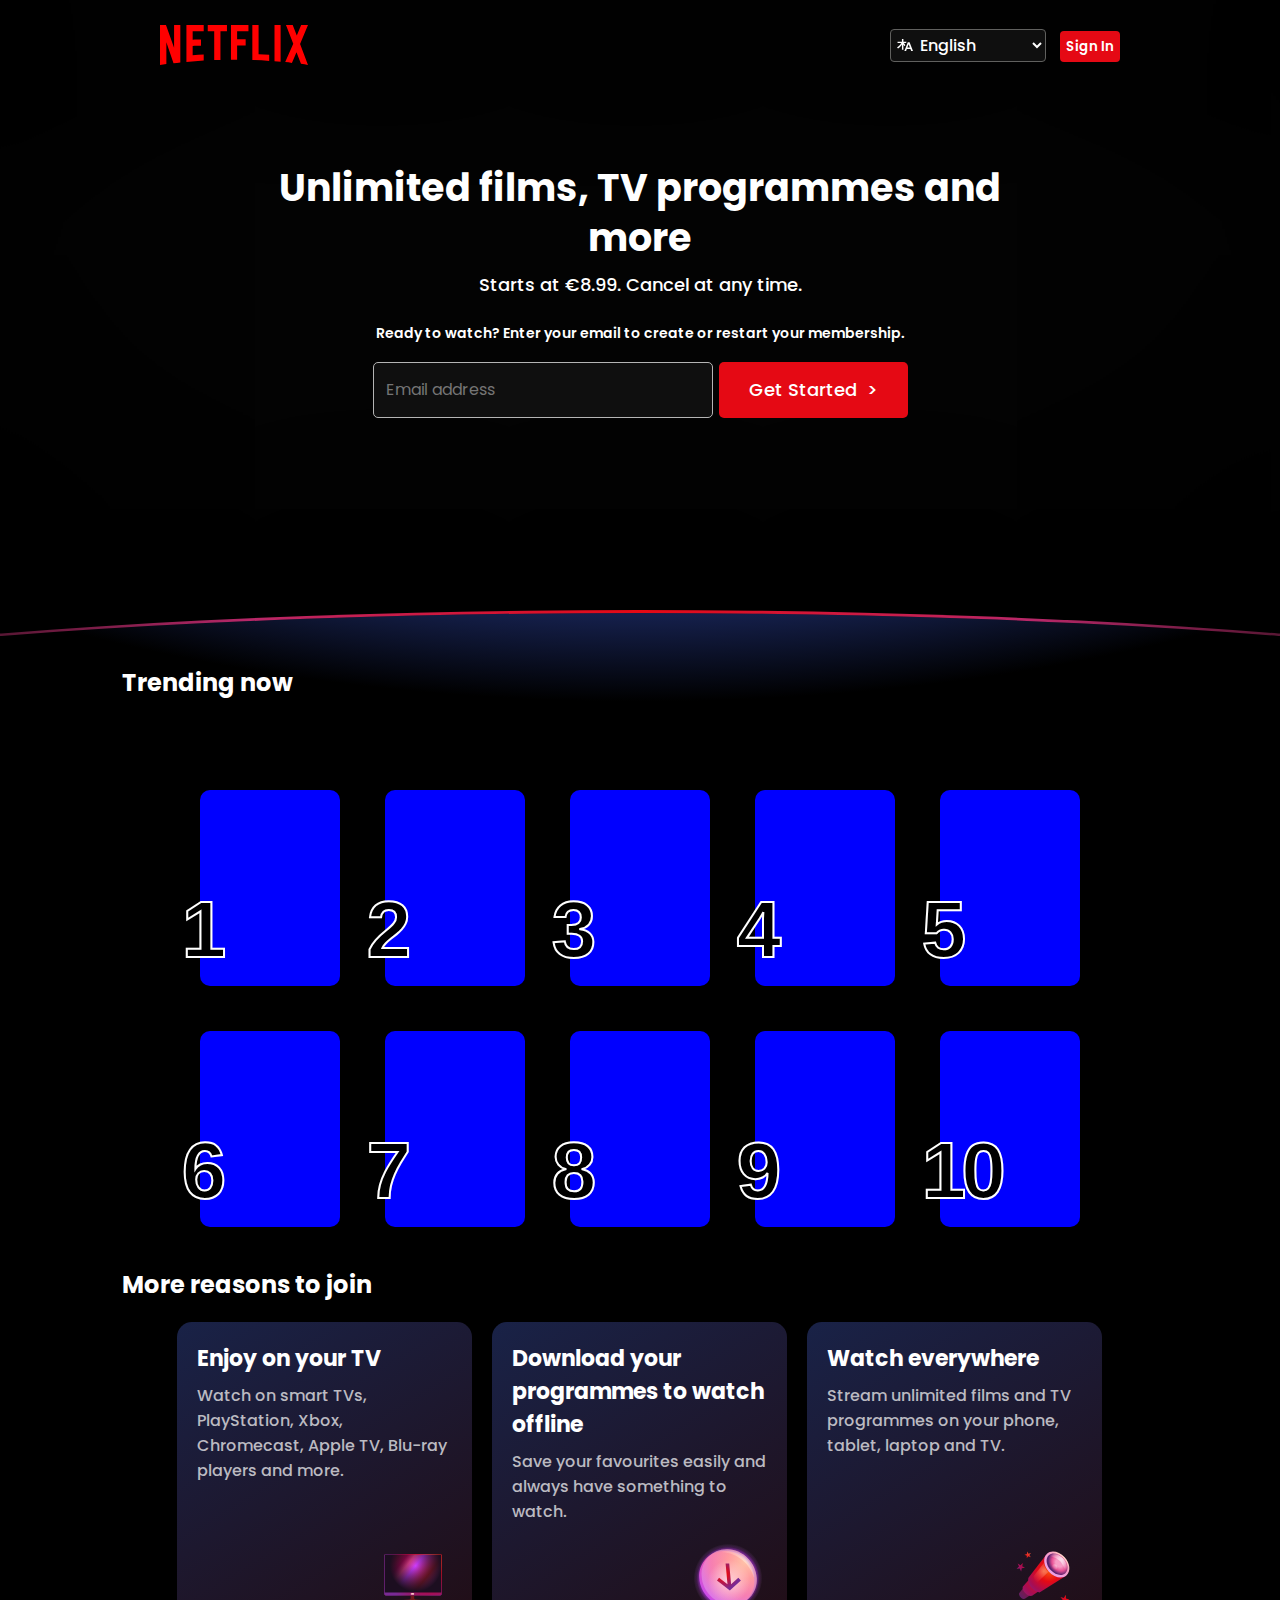
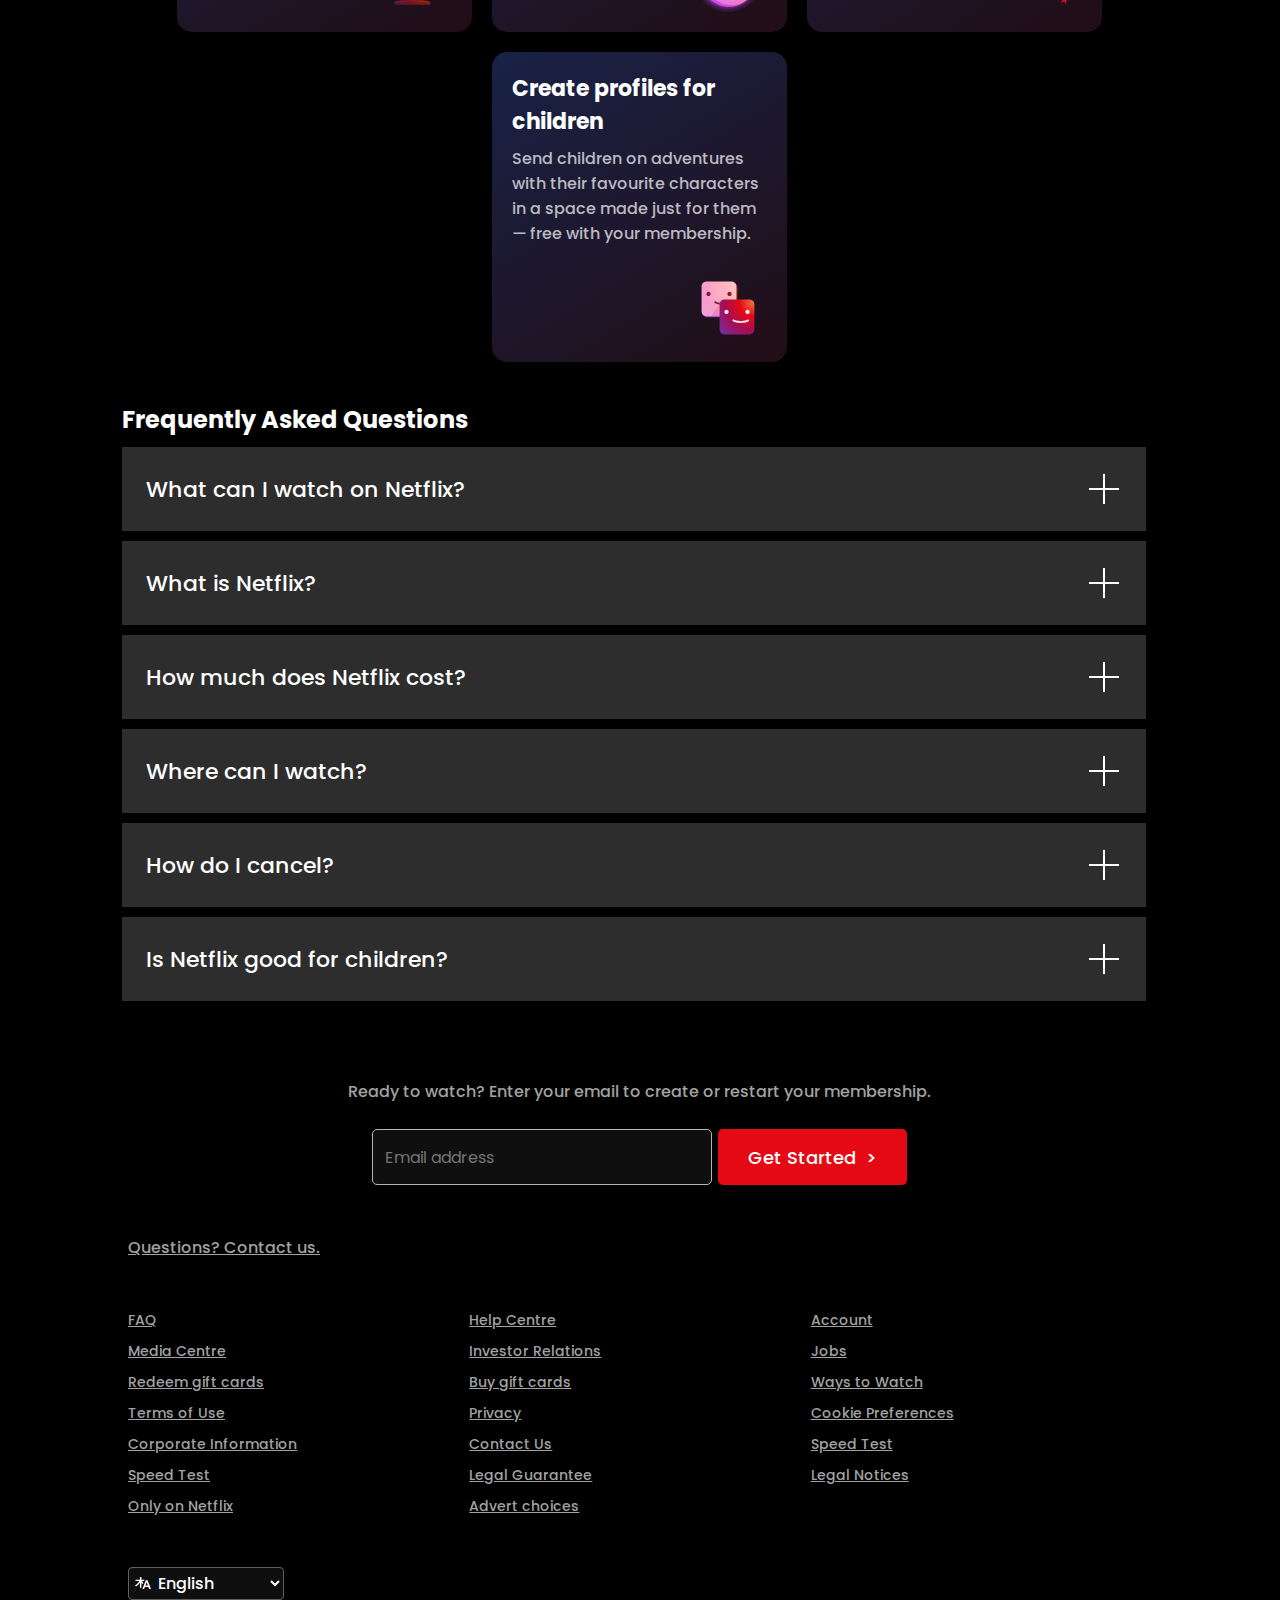
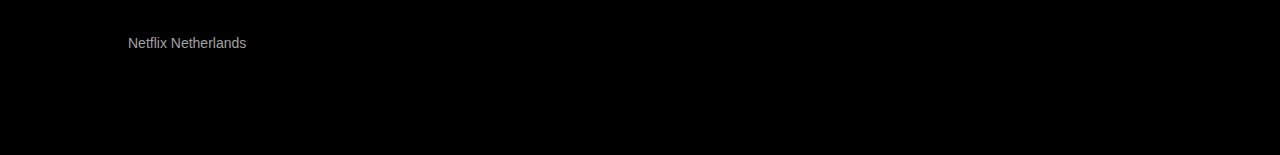
<file: index.html>
<!DOCTYPE html>
<html lang="en">
  <head>
    <meta charset="UTF-8" />
    <meta name="viewport" content="width=device-width, initial-scale=1.0" />
    <title>Netflix Netherlands – Clone</title>
    <link rel="stylesheet" href="style.css" />
    <link rel="icon" href="https://assets.nflxext.com/us/ffe/siteui/common/icons/nficon2023.ico">
  </head>
  <body>
    <nav>
      <div class="header">
        <div class="logo-box">
          <svg
            viewBox="0 0 111 30"
            version="1.1"
            xmlns="http://www.w3.org/2000/svg"
            xmlns:xlink="http://www.w3.org/1999/xlink"
            aria-hidden="true"
            role="img"
            class="logo-svg"
          >
            <g>
              <path
                d="M105.06233,14.2806261 L110.999156,30 C109.249227,29.7497422 107.500234,29.4366857 105.718437,29.1554972 L102.374168,20.4686475 L98.9371075,28.4375293 C97.2499766,28.1563408 95.5928391,28.061674 93.9057081,27.8432843 L99.9372012,14.0931671 L94.4680851,-5.68434189e-14 L99.5313525,-5.68434189e-14 L102.593495,7.87421502 L105.874965,-5.68434189e-14 L110.999156,-5.68434189e-14 L105.06233,14.2806261 Z M90.4686475,-5.68434189e-14 L85.8749649,-5.68434189e-14 L85.8749649,27.2499766 C87.3746368,27.3437061 88.9371075,27.4055675 90.4686475,27.5930265 L90.4686475,-5.68434189e-14 Z M81.9055207,26.93692 C77.7186241,26.6557316 73.5307901,26.4064111 69.250164,26.3117443 L69.250164,-5.68434189e-14 L73.9366389,-5.68434189e-14 L73.9366389,21.8745899 C76.6248008,21.9373887 79.3120255,22.1557784 81.9055207,22.2804387 L81.9055207,26.93692 Z M64.2496954,10.6561065 L64.2496954,15.3435186 L57.8442216,15.3435186 L57.8442216,25.9996251 L53.2186709,25.9996251 L53.2186709,-5.68434189e-14 L66.3436123,-5.68434189e-14 L66.3436123,4.68741213 L57.8442216,4.68741213 L57.8442216,10.6561065 L64.2496954,10.6561065 Z M45.3435186,4.68741213 L45.3435186,26.2498828 C43.7810479,26.2498828 42.1876465,26.2498828 40.6561065,26.3117443 L40.6561065,4.68741213 L35.8121661,4.68741213 L35.8121661,-5.68434189e-14 L50.2183897,-5.68434189e-14 L50.2183897,4.68741213 L45.3435186,4.68741213 Z M30.749836,15.5928391 C28.687787,15.5928391 26.2498828,15.5928391 24.4999531,15.6875059 L24.4999531,22.6562939 C27.2499766,22.4678976 30,22.2495079 32.7809542,22.1557784 L32.7809542,26.6557316 L19.812541,27.6876933 L19.812541,-5.68434189e-14 L32.7809542,-5.68434189e-14 L32.7809542,4.68741213 L24.4999531,4.68741213 L24.4999531,10.9991564 C26.3126816,10.9991564 29.0936358,10.9054269 30.749836,10.9054269 L30.749836,15.5928391 Z M4.78114163,12.9684132 L4.78114163,29.3429562 C3.09401069,29.5313525 1.59340144,29.7497422 0,30 L0,-5.68434189e-14 L4.4690224,-5.68434189e-14 L10.562377,17.0315868 L10.562377,-5.68434189e-14 L15.2497891,-5.68434189e-14 L15.2497891,28.061674 C13.5935889,28.3437998 11.906458,28.4375293 10.1246602,28.6868498 L4.78114163,12.9684132 Z"
              ></path>
            </g>
          </svg>
        </div>
        <div class="lang-select">
          <div class="lang-logo">
            <svg
              xmlns="http://www.w3.org/2000/svg"
              fill="white"
              role="img"
              viewBox="0 0 16 16"
              width="16"
              height="16"
              data-icon="LanguagesSmall"
              aria-hidden="true"
              class="lang-logo-svg"
            >
              <path
                fill-rule="evenodd"
                clip-rule="evenodd"
                d="M10.7668 5.33333L10.5038 5.99715L9.33974 8.9355L8.76866 10.377L7.33333 14H9.10751L9.83505 12.0326H13.4217L14.162 14H16L12.5665 5.33333H10.8278H10.7668ZM10.6186 9.93479L10.3839 10.5632H11.1036H12.8856L11.6348 7.2136L10.6186 9.93479ZM9.52722 4.84224C9.55393 4.77481 9.58574 4.71045 9.62211 4.64954H6.41909V2H4.926V4.64954H0.540802V5.99715H4.31466C3.35062 7.79015 1.75173 9.51463 0 10.4283C0.329184 10.7138 0.811203 11.2391 1.04633 11.5931C2.55118 10.6795 3.90318 9.22912 4.926 7.57316V12.6667H6.41909V7.51606C6.81951 8.15256 7.26748 8.76169 7.7521 9.32292L8.31996 7.88955C7.80191 7.29052 7.34631 6.64699 6.9834 5.99715H9.06968L9.52722 4.84224Z"
                fill="currentColor"
              ></path>
            </svg>
          </div>
          <div>
            <select name="language" id="language" class="select-1 select">
              <option value="English">English</option>
              <option value="English">Nederlands</option>
            </select>
            <button class="sign-in-btn">Sign In</button>
          </div>
        </div>
      </div>
    </nav>
    <main>
      <section class="main-section">
        <div class="landing-page-main1">
          <div class="shade-box">
            <div class="shadow-box">
              <div class="main-content">
                <h1>Unlimited films, TV programmes and more</h1>
                <p>Starts at €8.99. Cancel at any time.</p>
                <p>
                  Ready to watch? Enter your email to create or restart your
                  membership.
                </p>
                <div class="email-holder">
                  <input
                    type="email"
                    name="email"
                    id="email"
                    class="email"
                    placeholder="Email address"
                  />
                  <button class="get-started-btn">
                    Get Started &nbsp;&gt;
                  </button>
                </div>
              </div>
            </div>
          </div>

          <div class="curve-container">
            <div class="curved-overlay"></div>
          </div>
        </div>
      </section>
      <section class="movie-cards-sec">
        <h2 class="relative-h2">Trending now</h2>
        <div class="movie-cards-container">
          <div class="card card1"></div>
          <div class="card card2"></div>
          <div class="card card3"></div>
          <div class="card card4"></div>
          <div class="card card5"></div>
          <div class="card card6"></div>
          <div class="card card7"></div>
          <div class="card card8"></div>
          <div class="card card9"></div>
          <div class="card card10"></div>
        </div>
      </section>
      <section class="reasons-section">
        <h2>More reasons to join</h2>
        <div class="reasons-box">
          <div class="reasons">
            <div class="reasons-text">
              <h3>Enjoy on your TV</h3>
              <p>
                Watch on smart TVs, PlayStation, Xbox, Chromecast, Apple TV,
                Blu-ray players and more.
              </p>
            </div>
            <svg width="72" height="72" viewBox="0 0 72 72" fill="none">
              <g id="television-core-small">
                <path
                  id="Vector"
                  fill-rule="evenodd"
                  clip-rule="evenodd"
                  d="M37.2 53.3992C37.2 52.7365 36.6628 52.1992 36 52.1992H34.8C34.1373 52.1992 33.6 52.7365 33.6 53.3992V56.2636C33.6 56.9129 33.0834 57.4433 32.4347 57.4739C30.3013 57.5744 28.1719 57.7834 26.0546 58.1011L19.444 59.0926C18.2692 59.2688 17.4 60.2782 17.4 61.4662V62.0992C17.4 62.4304 17.6686 62.6992 18 62.6992H52.8C53.1314 62.6992 53.4 62.4304 53.4 62.0992V61.4662C53.4 60.2782 52.5309 59.2688 51.3561 59.0926L44.7454 58.1011C42.6282 57.7834 40.4987 57.5744 38.3653 57.4739C37.7167 57.4433 37.2 56.9129 37.2 56.2636V53.3992Z"
                  fill="url(#paint0_radial_5179_1308)"
                ></path>
                <path
                  id="Vector_2"
                  d="M18.6 60.7388C18.6 60.2306 18.9587 59.796 19.4602 59.711C22.0196 59.2775 29.7585 58.0508 35.4 58.0508C41.0415 58.0508 48.7804 59.2775 51.3398 59.711C51.8412 59.796 52.2 60.2306 52.2 60.7388C52.2 60.902 52.0575 61.0268 51.8967 61.0004C50.1219 60.707 40.9704 59.2409 35.4 59.2409C29.8295 59.2409 20.678 60.707 18.9033 61.0004C18.7425 61.0268 18.6 60.902 18.6 60.7388Z"
                  fill="url(#paint1_radial_5179_1308)"
                ></path>
                <path
                  id="Vector_3"
                  d="M63 12H8.99995C8.00584 12 7.19995 12.8059 7.19995 13.8V51.6C7.19995 52.5941 8.00584 53.4 8.99995 53.4H63C63.9941 53.4 64.8 52.5941 64.8 51.6V13.8C64.8 12.8059 63.9941 12 63 12Z"
                  fill="url(#paint2_linear_5179_1308)"
                ></path>
                <path
                  id="Vector_4"
                  d="M63 12H8.99995C8.00584 12 7.19995 12.8059 7.19995 13.8V51.6C7.19995 52.5941 8.00584 53.4 8.99995 53.4H63C63.9941 53.4 64.8 52.5941 64.8 51.6V13.8C64.8 12.8059 63.9941 12 63 12Z"
                  fill="url(#paint3_radial_5179_1308)"
                ></path>
                <path
                  id="Vector_5"
                  fill-rule="evenodd"
                  clip-rule="evenodd"
                  d="M8.99995 12.6H63C63.663 12.6 64.2 13.1372 64.2 13.8V50.4H7.79995V13.8C7.79995 13.1372 8.33719 12.6 8.99995 12.6ZM7.19995 50.4V13.8C7.19995 12.8059 8.00581 12 8.99995 12H63C63.9942 12 64.8 12.8059 64.8 13.8V50.4V51.6C64.8 52.5941 63.9942 53.4 63 53.4H8.99995C8.00581 53.4 7.19995 52.5941 7.19995 51.6V50.4Z"
                  fill="url(#paint4_radial_5179_1308)"
                ></path>
                <path
                  id="Vector_6"
                  d="M35.4 52.8C36.3941 52.8 37.2 52.3971 37.2 51.9C37.2 51.4029 36.3941 51 35.4 51C34.4059 51 33.6 51.4029 33.6 51.9C33.6 52.3971 34.4059 52.8 35.4 52.8Z"
                  fill="url(#paint5_radial_5179_1308)"
                ></path>
              </g>
              <defs>
                <radialGradient
                  id="paint0_radial_5179_1308"
                  cx="0"
                  cy="0"
                  r="1"
                  gradientUnits="userSpaceOnUse"
                  gradientTransform="translate(50.3269 49.3723) rotate(118.526) scale(55.1579 46.2871)"
                >
                  <stop stop-color="#802600"></stop>
                  <stop offset="0.333333" stop-color="#6F181D"></stop>
                  <stop offset="0.666667" stop-color="#5B1333"></stop>
                  <stop offset="1" stop-color="#391945"></stop>
                </radialGradient>
                <radialGradient
                  id="paint1_radial_5179_1308"
                  cx="0"
                  cy="0"
                  r="1"
                  gradientUnits="userSpaceOnUse"
                  gradientTransform="translate(48.1077 53.6128) rotate(158.116) scale(32.7275 42.219)"
                >
                  <stop stop-color="#99421D"></stop>
                  <stop offset="0.333333" stop-color="#99161D"></stop>
                  <stop offset="0.666667" stop-color="#7D1845"></stop>
                  <stop offset="1" stop-color="#59216E"></stop>
                </radialGradient>
                <linearGradient
                  id="paint2_linear_5179_1308"
                  x1="10.4727"
                  y1="14.9572"
                  x2="56.1755"
                  y2="51.4814"
                  gradientUnits="userSpaceOnUse"
                >
                  <stop stop-color="#99161D"></stop>
                  <stop offset="0.245283" stop-color="#CA005B"></stop>
                  <stop offset="0.346698" stop-color="#FF479A"></stop>
                  <stop offset="0.46934" stop-color="#CC3CFF"></stop>
                  <stop offset="0.735849" stop-color="#BC1A22"></stop>
                  <stop offset="1" stop-color="#C94FF5"></stop>
                </linearGradient>
                <radialGradient
                  id="paint3_radial_5179_1308"
                  cx="0"
                  cy="0"
                  r="1"
                  gradientUnits="userSpaceOnUse"
                  gradientTransform="translate(38.6181 23.8286) rotate(90) scale(25.9571 25.8545)"
                >
                  <stop stop-color="#1C0E20" stop-opacity="0"></stop>
                  <stop offset="1" stop-color="#1C0E20"></stop>
                </radialGradient>
                <radialGradient
                  id="paint4_radial_5179_1308"
                  cx="0"
                  cy="0"
                  r="1"
                  gradientUnits="userSpaceOnUse"
                  gradientTransform="translate(54 20.1938) rotate(144.293) scale(47.2897 44.8232)"
                >
                  <stop stop-color="#EF7744"></stop>
                  <stop offset="0.333333" stop-color="#E50914"></stop>
                  <stop offset="0.666667" stop-color="#A70D53"></stop>
                  <stop offset="1" stop-color="#792A95"></stop>
                </radialGradient>
                <radialGradient
                  id="paint5_radial_5179_1308"
                  cx="0"
                  cy="0"
                  r="1"
                  gradientUnits="userSpaceOnUse"
                  gradientTransform="translate(36.525 51.3562) rotate(135) scale(4.58735)"
                >
                  <stop stop-color="#FFDCCC"></stop>
                  <stop offset="0.333333" stop-color="#FFBDC0"></stop>
                  <stop offset="0.666667" stop-color="#F89DC6"></stop>
                  <stop offset="1" stop-color="#E4A1FA"></stop>
                </radialGradient>
              </defs>
            </svg>
          </div>
          <div class="reasons">
            <div class="reasons-text">
              <h3>Download your programmes to watch offline</h3>
              <p>
                Save your favourites easily and always have something to watch.
              </p>
            </div>
            <svg width="72" height="72" viewBox="0 0 72 72" fill="none">
              <g id="download-core-small">
                <path
                  id="Vector"
                  d="M36 70.2008C54.8882 70.2008 70.2001 54.8889 70.2001 36.0008C70.2001 17.1126 54.8882 1.80078 36 1.80078C17.1119 1.80078 1.80005 17.1126 1.80005 36.0008C1.80005 54.8889 17.1119 70.2008 36 70.2008Z"
                  fill="url(#paint0_radial_5179_7940)"
                ></path>
                <path
                  id="Vector_2"
                  opacity="0.4"
                  d="M64.7658 36.195C65.5206 51.5916 53.7908 63.5824 38.5668 62.977C23.3428 62.3722 10.3893 49.4 9.63446 34.0034C8.87954 18.6068 20.6091 6.61594 35.8331 7.22116C51.0571 7.82638 64.0104 20.7984 64.7658 36.195Z"
                  fill="url(#paint1_radial_5179_7940)"
                ></path>
                <path
                  id="Vector_3"
                  d="M62.3657 37.9958C63.1205 53.3924 51.3908 65.3832 36.1668 64.7778C20.9428 64.173 7.9893 51.2008 7.23444 35.8041C6.47952 20.4075 18.2091 8.41672 33.4331 9.02194C48.6571 9.62716 61.6103 22.5992 62.3657 37.9958Z"
                  fill="url(#paint2_radial_5179_7940)"
                ></path>
                <path
                  id="Vector_4"
                  opacity="0.5"
                  d="M64.7658 36.195C65.5206 51.5916 53.7908 63.5824 38.5668 62.977C23.3428 62.3722 10.3893 49.4 9.63446 34.0034C8.87954 18.6068 20.6091 6.61594 35.8331 7.22116C51.0571 7.82638 64.0104 20.7984 64.7658 36.195Z"
                  fill="url(#paint3_radial_5179_7940)"
                ></path>
                <path
                  id="Vector_5"
                  opacity="0.6"
                  d="M36.9 60.6C48.6636 60.6 58.2 51.0637 58.2 39.3C58.2 27.5363 48.6636 18 36.9 18C25.1363 18 15.6 27.5363 15.6 39.3C15.6 51.0637 25.1363 60.6 36.9 60.6Z"
                  fill="url(#paint4_radial_5179_7940)"
                ></path>
                <path
                  id="Vector_6"
                  fill-rule="evenodd"
                  clip-rule="evenodd"
                  d="M39.0849 42.2727L46.3387 35.76L48.8945 38.5142L38.9118 47.477L37.8466 48.4333L36.6071 47.477L24.9899 38.5142L27.0434 35.76L35.4849 42.2727L33.6 21.6016H37.2L39.0849 42.2727Z"
                  fill="url(#paint5_radial_5179_7940)"
                ></path>
                <path
                  id="Vector_7"
                  opacity="0.4"
                  fill-rule="evenodd"
                  clip-rule="evenodd"
                  d="M61.6566 34.9618C61.7832 35.3893 62.391 35.3233 62.3694 34.878C61.6962 21.1369 50.1509 9.55975 36.5817 9.01957C34.4606 8.93515 32.4155 9.12541 30.4772 9.55909C30.0745 9.64915 30.1575 10.2082 30.5697 10.2246C45.0094 10.7979 57.6246 21.2971 61.6566 34.9618Z"
                  fill="url(#paint6_radial_5179_7940)"
                ></path>
              </g>
              <defs>
                <radialGradient
                  id="paint0_radial_5179_7940"
                  cx="0"
                  cy="0"
                  r="1"
                  gradientUnits="userSpaceOnUse"
                  gradientTransform="translate(36.0001 36.1837) rotate(-90) scale(34.3829)"
                >
                  <stop offset="0.782019" stop-color="#982DBE"></stop>
                  <stop
                    offset="0.906819"
                    stop-color="#B038DC"
                    stop-opacity="0.2"
                  ></stop>
                  <stop offset="1" stop-color="#E4A1FA" stop-opacity="0"></stop>
                </radialGradient>
                <radialGradient
                  id="paint1_radial_5179_7940"
                  cx="0"
                  cy="0"
                  r="1"
                  gradientUnits="userSpaceOnUse"
                  gradientTransform="translate(52.9937 20.0992) rotate(135) scale(49.9836)"
                >
                  <stop stop-color="#FFDCCC"></stop>
                  <stop offset="0.333333" stop-color="#FFBDC0"></stop>
                  <stop offset="0.666667" stop-color="#F89DC6"></stop>
                  <stop offset="1" stop-color="#E4A1FA"></stop>
                </radialGradient>
                <radialGradient
                  id="paint2_radial_5179_7940"
                  cx="0"
                  cy="0"
                  r="1"
                  gradientUnits="userSpaceOnUse"
                  gradientTransform="translate(52.7999 19.6937) rotate(135) scale(53.1037)"
                >
                  <stop stop-color="#FFA984"></stop>
                  <stop offset="0.333333" stop-color="#FF787F"></stop>
                  <stop offset="0.666667" stop-color="#F45FA2"></stop>
                  <stop offset="1" stop-color="#C44AF1"></stop>
                </radialGradient>
                <radialGradient
                  id="paint3_radial_5179_7940"
                  cx="0"
                  cy="0"
                  r="1"
                  gradientUnits="userSpaceOnUse"
                  gradientTransform="translate(52.9937 20.0992) rotate(135) scale(49.9836)"
                >
                  <stop stop-color="#FFDCCC"></stop>
                  <stop offset="0.333333" stop-color="#FFBDC0"></stop>
                  <stop offset="0.666667" stop-color="#F89DC6"></stop>
                  <stop offset="1" stop-color="#E4A1FA"></stop>
                </radialGradient>
                <radialGradient
                  id="paint4_radial_5179_7940"
                  cx="0"
                  cy="0"
                  r="1"
                  gradientUnits="userSpaceOnUse"
                  gradientTransform="translate(36.9 39.3) scale(21.3)"
                >
                  <stop stop-color="white"></stop>
                  <stop offset="1" stop-color="white" stop-opacity="0"></stop>
                </radialGradient>
                <radialGradient
                  id="paint5_radial_5179_7940"
                  cx="0"
                  cy="0"
                  r="1"
                  gradientUnits="userSpaceOnUse"
                  gradientTransform="translate(31.2 32.1016) rotate(39.5226) scale(15.5567)"
                >
                  <stop stop-color="#EF7744"></stop>
                  <stop offset="0.2406" stop-color="#E50914"></stop>
                  <stop offset="1" stop-color="#792A95"></stop>
                </radialGradient>
                <radialGradient
                  id="paint6_radial_5179_7940"
                  cx="0"
                  cy="0"
                  r="1"
                  gradientUnits="userSpaceOnUse"
                  gradientTransform="translate(50.7 21.3) rotate(-180) scale(30)"
                >
                  <stop stop-color="white"></stop>
                  <stop offset="1" stop-color="white" stop-opacity="0"></stop>
                </radialGradient>
              </defs>
            </svg>
          </div>
          <div class="reasons">
            <div class="reasons-text">
              <h3>Watch everywhere</h3>
              <p>
                Stream unlimited films and TV programmes on your phone, tablet,
                laptop and TV.
              </p>
            </div>
            <svg width="72" height="72" viewBox="0 0 72 72" fill="none">
              <g id="telescope-core-small">
                <path
                  id="Vector"
                  d="M24.0492 36.6016L33.6 46.3898L17.8029 56.8633C17.8029 56.8633 15.8891 57.6983 13.625 55.2638C11.361 52.8293 12.1235 51.238 12.1235 51.238L24.0492 36.6016Z"
                  fill="url(#paint0_radial_5179_1664)"
                ></path>
                <path
                  id="Vector_2"
                  d="M25.0344 34.1992L36 46.151L25.0616 53.8043C25.0616 53.8043 21.8289 55.0984 18.0987 51.0172C14.3686 46.9358 15.9198 44.5105 15.9198 44.5105L25.0344 34.1992Z"
                  fill="url(#paint1_radial_5179_1664)"
                ></path>
                <path
                  id="Vector_3"
                  d="M39 13.0195L59.1 33.6788L32.5325 50.4142C32.5325 50.4142 28.7459 50.2552 24.3978 45.4897C20.0498 40.7243 21.4096 35.8101 21.4096 35.8101L39 13.0195Z"
                  fill="url(#paint2_radial_5179_1664)"
                ></path>
                <path
                  id="Vector_4"
                  d="M57.6709 15.3516C63.1044 21.2807 63.9858 29.2883 59.6386 33.2371C55.2916 37.186 47.3628 35.5806 41.9292 29.6515C36.4954 23.7224 35.6145 15.7148 39.9615 11.766C44.3084 7.81716 52.2372 9.42252 57.6709 15.3516Z"
                  fill="url(#paint3_radial_5179_1664)"
                ></path>
                <path
                  id="Vector_5"
                  d="M58.3787 31.255C54.8121 34.5032 48.2143 33.0817 43.6421 28.0798C39.07 23.078 38.2547 16.39 41.8213 13.1419C45.3879 9.89364 51.9857 11.3152 56.5579 16.3171C61.1298 21.3189 61.9452 28.0069 58.3787 31.255Z"
                  fill="url(#paint4_radial_5179_1664)"
                ></path>
                <path
                  id="Vector_6"
                  opacity="0.85"
                  d="M59.6783 28.823C60.576 24.1785 59.6544 20.5934 56.1603 16.6199C52.6662 12.6464 47.3508 10.8657 43.7796 12.7598C39.371 15.098 48.3734 13.5961 53.4577 19.5815C57.8259 24.724 58.8516 33.1009 59.6783 28.823Z"
                  fill="url(#paint5_radial_5179_1664)"
                ></path>
                <path
                  id="Vector_7"
                  opacity="0.4"
                  d="M50.3979 25.2452C50.4549 26.7239 49.2932 27.7677 47.8032 27.5766C46.3131 27.3856 45.059 26.032 45.002 24.5532C44.945 23.0745 46.1067 22.0307 47.5968 22.2218C49.0868 22.4128 50.341 23.7664 50.3979 25.2452Z"
                  fill="url(#paint6_radial_5179_1664)"
                ></path>
                <path
                  id="Vector_8"
                  opacity="0.6"
                  d="M36.9217 21.0039L26.4258 34.3627C26.3297 36.4604 28.2903 39.5534 30.0334 40.8344L41.2345 29.9105C39.6 28.2005 36.9591 24.1025 36.9217 21.0039Z"
                  fill="url(#paint7_radial_5179_1664)"
                ></path>
                <path
                  id="Vector_9"
                  fill-rule="evenodd"
                  clip-rule="evenodd"
                  d="M20.0576 9.60156L21.479 11.7187L24 11.0654L22.3575 13.0272L23.7789 15.1444L21.3424 14.2397L19.7 16.2016L19.8365 13.6806L17.4 12.7759L19.9209 12.1225L20.0576 9.60156ZM58.776 52.8016L58.9623 56.4685L62.4 57.4188L59.0774 58.7347L59.2637 62.4016L57.0239 59.548L53.7014 60.8638L55.6397 57.7843L53.4 54.9307L56.8377 55.8811L58.776 52.8016ZM15.206 24.2101L15.8768 21.0016L13.4793 23.1964L10.6853 21.5563L11.9975 24.553L9.59998 26.7478L12.8085 26.405L14.1207 29.4016L14.7915 26.1931L18 25.8502L15.206 24.2101Z"
                  fill="url(#paint8_linear_5179_1664)"
                ></path>
              </g>
              <defs>
                <radialGradient
                  id="paint0_radial_5179_1664"
                  cx="0"
                  cy="0"
                  r="1"
                  gradientUnits="userSpaceOnUse"
                  gradientTransform="translate(36.6875 32.7016) rotate(135) scale(34.9134)"
                >
                  <stop stop-color="#99421D"></stop>
                  <stop offset="0.333333" stop-color="#99161D"></stop>
                  <stop offset="0.666667" stop-color="#7D1845"></stop>
                  <stop offset="1" stop-color="#59216E"></stop>
                </radialGradient>
                <radialGradient
                  id="paint1_radial_5179_1664"
                  cx="0"
                  cy="0"
                  r="1"
                  gradientUnits="userSpaceOnUse"
                  gradientTransform="translate(42.5937 27.2992) rotate(135) scale(44.5477 44.5279)"
                >
                  <stop stop-color="#EF7744"></stop>
                  <stop offset="0.333333" stop-color="#E50914"></stop>
                  <stop offset="0.666667" stop-color="#A70D53"></stop>
                  <stop offset="1" stop-color="#792A95"></stop>
                </radialGradient>
                <radialGradient
                  id="paint2_radial_5179_1664"
                  cx="0"
                  cy="0"
                  r="1"
                  gradientUnits="userSpaceOnUse"
                  gradientTransform="translate(42.3 29.106) rotate(135) scale(31.8127)"
                >
                  <stop stop-color="#FB540D"></stop>
                  <stop offset="0.333333" stop-color="#E50914"></stop>
                  <stop offset="0.666667" stop-color="#A70D53"></stop>
                  <stop offset="1" stop-color="#792A95"></stop>
                </radialGradient>
                <radialGradient
                  id="paint3_radial_5179_1664"
                  cx="0"
                  cy="0"
                  r="1"
                  gradientUnits="userSpaceOnUse"
                  gradientTransform="translate(57.675 14.7078) rotate(134.326) scale(24.0433 24.0367)"
                >
                  <stop stop-color="#FFDCCC"></stop>
                  <stop offset="0.333333" stop-color="#FFBDC0"></stop>
                  <stop offset="0.666667" stop-color="#F89DC6"></stop>
                  <stop offset="1" stop-color="#E4A1FA"></stop>
                </radialGradient>
                <radialGradient
                  id="paint4_radial_5179_1664"
                  cx="0"
                  cy="0"
                  r="1"
                  gradientUnits="userSpaceOnUse"
                  gradientTransform="translate(52.1305 21.273) rotate(141.875) scale(9.87138 12.8159)"
                >
                  <stop offset="0.307292" stop-color="#F89DC6"></stop>
                  <stop offset="0.645392" stop-color="#E75094"></stop>
                  <stop offset="1" stop-color="#59216E"></stop>
                </radialGradient>
                <radialGradient
                  id="paint5_radial_5179_1664"
                  cx="0"
                  cy="0"
                  r="1"
                  gradientUnits="userSpaceOnUse"
                  gradientTransform="translate(55.8 15.6) rotate(135) scale(13.1522)"
                >
                  <stop stop-color="white"></stop>
                  <stop offset="1" stop-color="white" stop-opacity="0"></stop>
                </radialGradient>
                <radialGradient
                  id="paint6_radial_5179_1664"
                  cx="0"
                  cy="0"
                  r="1"
                  gradientUnits="userSpaceOnUse"
                  gradientTransform="translate(49.2362 22.9648) rotate(131.079) scale(5.08644 6.006)"
                >
                  <stop stop-color="white"></stop>
                  <stop offset="1" stop-color="white" stop-opacity="0"></stop>
                </radialGradient>
                <radialGradient
                  id="paint7_radial_5179_1664"
                  cx="0"
                  cy="0"
                  r="1"
                  gradientUnits="userSpaceOnUse"
                  gradientTransform="translate(36.8758 29.1353) rotate(137.622) scale(13.5764)"
                >
                  <stop stop-color="#FFA984"></stop>
                  <stop offset="1" stop-color="#F7636B" stop-opacity="0"></stop>
                </radialGradient>
                <linearGradient
                  id="paint8_linear_5179_1664"
                  x1="44.65"
                  y1="27.9016"
                  x2="24.25"
                  y2="48.3016"
                  gradientUnits="userSpaceOnUse"
                >
                  <stop stop-color="#EF7744"></stop>
                  <stop offset="0.333333" stop-color="#E50914"></stop>
                  <stop offset="0.666667" stop-color="#A70D53"></stop>
                  <stop offset="1" stop-color="#792A95"></stop>
                </linearGradient>
              </defs>
            </svg>
          </div>
          <div class="reasons">
            <div class="reasons-text">
              <h3>Create profiles for children</h3>
              <p>
                Send children on adventures with their favourite characters in a
                space made just for them — free with your membership.
              </p>
            </div>
            <svg width="72" height="72" viewBox="0 0 72 72" fill="none">
              <g id="profiles-core-small">
                <path
                  id="Vector"
                  d="M10.8 15.6008C10.8 12.9499 12.949 10.8008 15.5999 10.8008H40.8C43.4509 10.8008 45.6 12.9498 45.6 15.6008V40.8007C45.6 43.4516 43.4509 45.6007 40.8 45.6007H15.6C12.949 45.6007 10.8 43.4517 10.8 40.8007V15.6008Z"
                  fill="url(#paint0_radial_5179_7919)"
                ></path>
                <path
                  id="Vector_2"
                  d="M9.59998 14.4016C9.59998 11.7506 11.749 9.60162 14.4 9.60156H39.6C42.251 9.60156 44.4 11.7506 44.4 14.4016V39.6015C44.4 42.2525 42.251 44.4015 39.6 44.4015H14.4C11.749 44.4016 9.59998 42.2525 9.59998 39.6015V14.4016Z"
                  fill="url(#paint1_radial_5179_7919)"
                ></path>
                <path
                  id="Vector_3"
                  d="M18.6 21.9008C18.6 23.0606 17.6598 24.0008 16.5 24.0008C15.3402 24.0008 14.4 23.0606 14.4 21.9008C14.4 20.741 15.3402 19.8008 16.5 19.8008C17.6598 19.8008 18.6 20.741 18.6 21.9008Z"
                  fill="url(#paint2_radial_5179_7919)"
                ></path>
                <path
                  id="Vector_4"
                  d="M39.6 21.9008C39.6 23.0606 38.6598 24.0008 37.5 24.0008C36.3402 24.0008 35.4 23.0606 35.4 21.9008C35.4 20.741 36.3402 19.8008 37.5 19.8008C38.6598 19.8008 39.6 20.741 39.6 21.9008Z"
                  fill="url(#paint3_radial_5179_7919)"
                ></path>
                <path
                  id="Vector_5"
                  d="M23.6713 29.4501C23.2437 29.1967 22.6917 29.3379 22.4383 29.7655C22.1848 30.1932 22.3261 30.7452 22.7537 30.9986C23.8254 31.6337 26.769 32.7744 30.6375 32.7744C34.506 32.7744 37.4497 31.6337 38.5213 30.9986C38.949 30.7452 39.0902 30.1932 38.8368 29.7655C38.5834 29.3379 38.0313 29.1967 37.6037 29.4501C36.8191 29.9151 34.194 30.9744 30.6375 30.9744C27.081 30.9744 24.456 29.9151 23.6713 29.4501Z"
                  fill="url(#paint4_radial_5179_7919)"
                ></path>
                <path
                  id="Vector_6"
                  opacity="0.35"
                  d="M19.2 44.4016H28.2L32.4 27.6016C30.2787 28.1801 28.4542 29.5387 27.2921 31.4053L19.2 44.4016Z"
                  fill="url(#paint5_radial_5179_7919)"
                ></path>
                <path
                  id="Vector_7"
                  d="M27.6 32.4016C27.6 29.7506 29.749 27.6016 32.4 27.6016L57.6 27.6016C60.2508 27.6016 62.4 29.7506 62.4 32.4016V57.6015C62.4 60.2524 60.2508 62.4016 57.6 62.4016H32.4C29.749 62.4016 27.6 60.2524 27.6 57.6016V32.4016Z"
                  fill="url(#paint6_radial_5179_7919)"
                ></path>
                <path
                  id="Vector_8"
                  d="M36.6 39.9008C36.6 41.0606 35.6598 42.0008 34.5 42.0008C33.3402 42.0008 32.4 41.0606 32.4 39.9008C32.4 38.741 33.3402 37.8008 34.5 37.8008C35.6598 37.8008 36.6 38.741 36.6 39.9008Z"
                  fill="url(#paint7_radial_5179_7919)"
                ></path>
                <path
                  id="Vector_9"
                  d="M57.6 39.9008C57.6 41.0606 56.6598 42.0008 55.5 42.0008C54.3402 42.0008 53.4 41.0606 53.4 39.9008C53.4 38.741 54.3402 37.8008 55.5 37.8008C56.6598 37.8008 57.6 38.741 57.6 39.9008Z"
                  fill="url(#paint8_radial_5179_7919)"
                ></path>
                <path
                  id="Vector_10"
                  d="M41.8213 47.6025C41.3937 47.349 40.8416 47.4903 40.5882 47.9179C40.3348 48.3455 40.476 48.8976 40.9037 49.1509C41.9753 49.786 44.919 50.9267 48.7875 50.9267C52.656 50.9267 55.5996 49.786 56.6713 49.1509C57.0989 48.8976 57.2402 48.3455 56.9867 47.9179C56.7333 47.4903 56.1813 47.349 55.7537 47.6025C54.969 48.0674 52.344 49.1267 48.7875 49.1267C45.231 49.1267 42.6059 48.0674 41.8213 47.6025Z"
                  fill="url(#paint9_radial_5179_7919)"
                ></path>
              </g>
              <defs>
                <radialGradient
                  id="paint0_radial_5179_7919"
                  cx="0"
                  cy="0"
                  r="1"
                  gradientUnits="userSpaceOnUse"
                  gradientTransform="translate(39.075 17.6882) rotate(135) scale(32.8097)"
                >
                  <stop stop-color="#99421D"></stop>
                  <stop offset="0.333333" stop-color="#99161D"></stop>
                  <stop offset="0.666667" stop-color="#7D1845"></stop>
                  <stop offset="1" stop-color="#59216E"></stop>
                </radialGradient>
                <radialGradient
                  id="paint1_radial_5179_7919"
                  cx="0"
                  cy="0"
                  r="1"
                  gradientUnits="userSpaceOnUse"
                  gradientTransform="translate(62.4 8.70157) rotate(133.87) scale(75.3216)"
                >
                  <stop stop-color="#FFDCCC"></stop>
                  <stop offset="0.333333" stop-color="#FFBDC0"></stop>
                  <stop offset="0.666667" stop-color="#F89DC6"></stop>
                  <stop offset="1" stop-color="#E4A1FA"></stop>
                </radialGradient>
                <radialGradient
                  id="paint2_radial_5179_7919"
                  cx="0"
                  cy="0"
                  r="1"
                  gradientUnits="userSpaceOnUse"
                  gradientTransform="translate(60.3 11.1008) rotate(133.939) scale(68.7426 55.9547)"
                >
                  <stop stop-color="#99421D"></stop>
                  <stop offset="0.333333" stop-color="#99161D"></stop>
                  <stop offset="0.666667" stop-color="#7D1845"></stop>
                  <stop offset="1" stop-color="#59216E"></stop>
                </radialGradient>
                <radialGradient
                  id="paint3_radial_5179_7919"
                  cx="0"
                  cy="0"
                  r="1"
                  gradientUnits="userSpaceOnUse"
                  gradientTransform="translate(60.3 11.1008) rotate(133.939) scale(68.7426 55.9547)"
                >
                  <stop stop-color="#99421D"></stop>
                  <stop offset="0.333333" stop-color="#99161D"></stop>
                  <stop offset="0.666667" stop-color="#7D1845"></stop>
                  <stop offset="1" stop-color="#59216E"></stop>
                </radialGradient>
                <radialGradient
                  id="paint4_radial_5179_7919"
                  cx="0"
                  cy="0"
                  r="1"
                  gradientUnits="userSpaceOnUse"
                  gradientTransform="translate(60.3 11.0994) rotate(133.939) scale(68.7426 55.9548)"
                >
                  <stop stop-color="#99421D"></stop>
                  <stop offset="0.333333" stop-color="#99161D"></stop>
                  <stop offset="0.666667" stop-color="#7D1845"></stop>
                  <stop offset="1" stop-color="#59216E"></stop>
                </radialGradient>
                <radialGradient
                  id="paint5_radial_5179_7919"
                  cx="0"
                  cy="0"
                  r="1"
                  gradientUnits="userSpaceOnUse"
                  gradientTransform="translate(39.6 27.9016) rotate(135) scale(23.3345)"
                >
                  <stop stop-color="#FFA984"></stop>
                  <stop offset="0.333333" stop-color="#FF787F"></stop>
                  <stop offset="0.666667" stop-color="#F45FA2"></stop>
                  <stop offset="1" stop-color="#C44AF1"></stop>
                </radialGradient>
                <radialGradient
                  id="paint6_radial_5179_7919"
                  cx="0"
                  cy="0"
                  r="1"
                  gradientUnits="userSpaceOnUse"
                  gradientTransform="translate(61.8 29.7016) rotate(135) scale(43.2749)"
                >
                  <stop stop-color="#EF7744"></stop>
                  <stop offset="0.333333" stop-color="#E50914"></stop>
                  <stop offset="0.666667" stop-color="#A70D53"></stop>
                  <stop offset="1" stop-color="#792A95"></stop>
                </radialGradient>
                <radialGradient
                  id="paint7_radial_5179_7919"
                  cx="0"
                  cy="0"
                  r="1"
                  gradientUnits="userSpaceOnUse"
                  gradientTransform="translate(62.1 11.1008) rotate(137.146) scale(73.6614 60.3576)"
                >
                  <stop stop-color="#FFDCCC"></stop>
                  <stop offset="0.333333" stop-color="#FDF6F6"></stop>
                  <stop offset="0.666667" stop-color="#FADCE9"></stop>
                  <stop offset="1" stop-color="#E4A1FA"></stop>
                </radialGradient>
                <radialGradient
                  id="paint8_radial_5179_7919"
                  cx="0"
                  cy="0"
                  r="1"
                  gradientUnits="userSpaceOnUse"
                  gradientTransform="translate(62.1 11.1008) rotate(137.146) scale(73.6614 60.3576)"
                >
                  <stop stop-color="#FFDCCC"></stop>
                  <stop offset="0.333333" stop-color="#FDF6F6"></stop>
                  <stop offset="0.666667" stop-color="#FADCE9"></stop>
                  <stop offset="1" stop-color="#E4A1FA"></stop>
                </radialGradient>
                <radialGradient
                  id="paint9_radial_5179_7919"
                  cx="0"
                  cy="0"
                  r="1"
                  gradientUnits="userSpaceOnUse"
                  gradientTransform="translate(62.1 11.1017) rotate(137.146) scale(73.6614 60.3576)"
                >
                  <stop stop-color="#FFDCCC"></stop>
                  <stop offset="0.333333" stop-color="#FDF6F6"></stop>
                  <stop offset="0.666667" stop-color="#FADCE9"></stop>
                  <stop offset="1" stop-color="#E4A1FA"></stop>
                </radialGradient>
              </defs>
            </svg>
          </div>
        </div>
      </section>
      <section class="faq-section">
        <h2>Frequently Asked Questions</h2>
        <div class="faq">
          <span>What can I watch on Netflix?</span>
          <svg
            xmlns="http://www.w3.org/2000/svg"
            fill="none"
            role="img"
            viewBox="0 0 36 36"
            width="36"
            height="36"
            data-icon="PlusLarge"
            aria-hidden="true"
            class="accordion-heading_iconStyles__199uojx2 accordion-heading_iconStyles_isOpen_false__199uojx4 default-ltr-cache-yx31ci-StyledPlusLarge e164gv2o4"
          >
            <path
              fill-rule="evenodd"
              clip-rule="evenodd"
              d="M17 17V3H19V17H33V19H19V33H17V19H3V17H17Z"
              fill="currentColor"
            ></path>
          </svg>
        </div>
        <div class="faq">
          <span>What is Netflix?</span>
          <svg
            xmlns="http://www.w3.org/2000/svg"
            fill="none"
            role="img"
            viewBox="0 0 36 36"
            width="36"
            height="36"
            data-icon="PlusLarge"
            aria-hidden="true"
            class="accordion-heading_iconStyles__199uojx2 accordion-heading_iconStyles_isOpen_false__199uojx4 default-ltr-cache-yx31ci-StyledPlusLarge e164gv2o4"
          >
            <path
              fill-rule="evenodd"
              clip-rule="evenodd"
              d="M17 17V3H19V17H33V19H19V33H17V19H3V17H17Z"
              fill="currentColor"
            ></path>
          </svg>
        </div>
        <div class="faq">
          <span>How much does Netflix cost?</span>
          <svg
            xmlns="http://www.w3.org/2000/svg"
            fill="none"
            role="img"
            viewBox="0 0 36 36"
            width="36"
            height="36"
            data-icon="PlusLarge"
            aria-hidden="true"
            class="accordion-heading_iconStyles__199uojx2 accordion-heading_iconStyles_isOpen_false__199uojx4 default-ltr-cache-yx31ci-StyledPlusLarge e164gv2o4"
          >
            <path
              fill-rule="evenodd"
              clip-rule="evenodd"
              d="M17 17V3H19V17H33V19H19V33H17V19H3V17H17Z"
              fill="currentColor"
            ></path>
          </svg>
        </div>
        <div class="faq">
          <span>Where can I watch?</span>
          <svg
            xmlns="http://www.w3.org/2000/svg"
            fill="none"
            role="img"
            viewBox="0 0 36 36"
            width="36"
            height="36"
            data-icon="PlusLarge"
            aria-hidden="true"
            class="accordion-heading_iconStyles__199uojx2 accordion-heading_iconStyles_isOpen_false__199uojx4 default-ltr-cache-yx31ci-StyledPlusLarge e164gv2o4"
          >
            <path
              fill-rule="evenodd"
              clip-rule="evenodd"
              d="M17 17V3H19V17H33V19H19V33H17V19H3V17H17Z"
              fill="currentColor"
            ></path>
          </svg>
        </div>
        <div class="faq">
          <span>How do I cancel?</span>
          <svg
            xmlns="http://www.w3.org/2000/svg"
            fill="none"
            role="img"
            viewBox="0 0 36 36"
            width="36"
            height="36"
            data-icon="PlusLarge"
            aria-hidden="true"
            class="accordion-heading_iconStyles__199uojx2 accordion-heading_iconStyles_isOpen_false__199uojx4 default-ltr-cache-yx31ci-StyledPlusLarge e164gv2o4"
          >
            <path
              fill-rule="evenodd"
              clip-rule="evenodd"
              d="M17 17V3H19V17H33V19H19V33H17V19H3V17H17Z"
              fill="currentColor"
            ></path>
          </svg>
        </div>
        <div class="faq">
          <span>Is Netflix good for children?</span>
          <svg
            xmlns="http://www.w3.org/2000/svg"
            fill="none"
            role="img"
            viewBox="0 0 36 36"
            width="36"
            height="36"
            data-icon="PlusLarge"
            aria-hidden="true"
            class="accordion-heading_iconStyles__199uojx2 accordion-heading_iconStyles_isOpen_false__199uojx4 default-ltr-cache-yx31ci-StyledPlusLarge e164gv2o4"
          >
            <path
              fill-rule="evenodd"
              clip-rule="evenodd"
              d="M17 17V3H19V17H33V19H19V33H17V19H3V17H17Z"
              fill="currentColor"
            ></path>
          </svg>
        </div>
        <div class="faq-getstarted">
          <p>
            Ready to watch? Enter your email to create or restart your
            membership.
          </p>
          <div class="email-holder">
            <input
              type="email"
              name="email"
              id="email"
              class="email2 email"
              placeholder="Email address"
            />
            <button class="get-started-btn">Get Started &nbsp;&gt;</button>
          </div>
        </div>
      </section>
    </main>
    <footer>
      <div class="footer-content">
        <div class="head-a-div">
          <a href="#" class="head-a">Questions? Contact us.</a>
        </div>
        <div class="footer-links">
          <a href="">FAQ</a>
          <a href=""> Help Centre</a>
          <a href=""> Account</a>
          <a href=""> Media Centre</a>
          <a href="">Investor Relations</a>
          <a href=""> Jobs</a>
          <a href=""> Redeem gift cards</a>
          <a href=""> Buy gift cards</a>
          <a href="">Ways to Watch</a>
          <a href=""> Terms of Use</a>
          <a href=""> Privacy</a>
          <a href=""> Cookie Preferences</a>
          <a href="">Corporate Information</a>
          <a href=""> Contact Us</a>
          <a href=""> Speed Test</a>
          <a href=""> Speed Test</a>
          <a href=""> Legal Guarantee</a>
          <a href="">Legal Notices</a>
          <a href=""> Only on Netflix</a>
          <a href="">Advert choices</a>
        </div>
        <div class="lang-select lang-select-footer">
          <div class="lang-logo">
            <svg
              xmlns="http://www.w3.org/2000/svg"
              fill="white"
              role="img"
              viewBox="0 0 16 16"
              width="16"
              height="16"
              data-icon="LanguagesSmall"
              aria-hidden="true"
              class="lang-logo-svg"
            >
              <path
                fill-rule="evenodd"
                clip-rule="evenodd"
                d="M10.7668 5.33333L10.5038 5.99715L9.33974 8.9355L8.76866 10.377L7.33333 14H9.10751L9.83505 12.0326H13.4217L14.162 14H16L12.5665 5.33333H10.8278H10.7668ZM10.6186 9.93479L10.3839 10.5632H11.1036H12.8856L11.6348 7.2136L10.6186 9.93479ZM9.52722 4.84224C9.55393 4.77481 9.58574 4.71045 9.62211 4.64954H6.41909V2H4.926V4.64954H0.540802V5.99715H4.31466C3.35062 7.79015 1.75173 9.51463 0 10.4283C0.329184 10.7138 0.811203 11.2391 1.04633 11.5931C2.55118 10.6795 3.90318 9.22912 4.926 7.57316V12.6667H6.41909V7.51606C6.81951 8.15256 7.26748 8.76169 7.7521 9.32292L8.31996 7.88955C7.80191 7.29052 7.34631 6.64699 6.9834 5.99715H9.06968L9.52722 4.84224Z"
                fill="currentColor"
              ></path>
            </svg>
          </div>
          <div>
            <select name="language" id="language" class="select-2 select">
              <option value="English">English</option>
              <option value="English">Nederlands</option>
            </select>
          </div>
        </div>
        <Span class="footer-country">Netflix Netherlands</Span>
      </div>

    </footer>
  </body>
</html>
</file>
<file: style.css>
@import url("https://fonts.googleapis.com/css2?family=Poppins:ital,wght@0,100;0,200;0,300;0,400;0,500;0,600;0,700;0,800;0,900;1,100;1,200;1,300;1,400;1,500;1,600;1,700;1,800;1,900&display=swap");
* {
  margin: 0;
  padding: 0;
  font-family: "Poppins", sans-serif;
  box-sizing: border-box;
}
*:not(button, .faq) {
  transition: all 0.5s ease-in-out;
}
body {
  background-color: black;
}
:root {
  --main-color: rgb(229, 9, 20);
}
button {
  cursor: pointer;
}
.landing-page-main1 {
  background-image: url("https://assets.nflxext.com/ffe/siteui/vlv3/fbf440b2-24a0-49f5-b2ba-a5cbe8ea8736/web/NL-en-20250324-TRIFECTA-perspective_015a04f1-fba4-47be-9fec-bf04fbe1dd78_large.jpg");
  width: 100%;
  height: 710px;
  background-size: cover;
  position: relative;
}
nav {
  position: absolute;
  top: 0;
  z-index: 2;
  width: 100%;
}
.shade-box {
  width: 100%;
  height: 710px;
  background-color: rgba(5, 5, 5, 0.7);
}
.shadow-box {
  background-color: transparent;
  width: 100%;
  height: 710px;
  box-shadow: inset 0px 70px 300px 10px black, inset 0px -120px 300px 10px black;
}
.header {
  width: 80vw;
  margin-left: auto;
  margin-right: auto;
  padding-top: 25px;
  display: flex;
  align-items: center;
  justify-content: space-between;
  flex-wrap: wrap;
}
.logo-svg {
  fill: red;
  width: 148px;
  height: 40px;
}
.lang-select {
  position: relative;
}
.lang-logo-svg {
  color: white;
}
.lang-logo {
  position: absolute;
  bottom: 2px;
  left: 7px;
}
.logo-box {
  width: 148px;
  height: 40px;
}
select {
  background-color: rgba(22, 22, 22, 0.7);
  padding: 3px 16px 3px 25px;
  color: white;
  font-weight: 500;
  border-radius: 4px;
  font-size: 16px;
  border: 1px solid rgb(96, 96, 94);
}
option {
  background-color: white;
  color: black;
}
.sign-in-btn {
  margin-left: 10px;
  padding: 6px 0px 5px 0px;
  width: 60px;
  background-color: var(--main-color);
  border: none;
  border-radius: 4px;
  color: white;
  font-weight: 600;
}
.sign-in-btn:hover {
  background-color: rgb(193, 17, 25);
}
.shadow-box {
  display: flex;
  align-items: center;
  flex-direction: column;
  justify-content: center;
}
.main-content {
  display: flex;
  flex-direction: column;
  width: 43vw;
  background-color: transparent;
  text-align: center;
}
h1 {
  font-weight: 800;
  font-size: 55px;
  color: white;
  line-height: 70px;
  margin-top: 40px;
  text-align: center;
}
h3 {
  font-size: 13px;
  color: white;
}
.main-content p {
  color: white;
}

p:nth-of-type(1) {
  font-weight: 700;
  margin-top: 15px;
  margin-bottom: 30px;
  font-size: 18px;
  text-align: center;
}
p:nth-of-type(2) {
  margin-bottom: 18px;
  font-weight: 600;
  font-size: 14px;
  text-align: center;
}
.email-holder .email {
  padding: 14px 0px 14px 12px;
  height: 56px;
  width: 366px;
  border-radius: 5px;
  border: none;
  align-content: center;
  background-color: rgb(15, 15, 15);
  border: 1px solid rgb(181, 181, 181);
  color: white;
}
.email-holder {
  display: flex;
  justify-content: center;
  align-items: center;
  gap: 6px;
}
.email-holder button {
  width: 215px;
  height: 56px;
  padding: 9px 0px 13px 0px;
  font-size: 24px;
  font-weight: 500;
  color: white;
  background-color: var(--main-color);
  border-radius: 5px;
  border: none;
  text-align: center;
}
.email-holder button:hover {
  background-color: rgb(193, 17, 25);
}
#email:placeholder-shown {
  color: rgb(255, 255, 255);
  font-size: 16px;
  font-weight: 400;
}
.curve-container {
  position: relative;
  top: 0;
  bottom: 0;
  width: 100%;
  height: 180px; /* Adjust height as needed */
  overflow: hidden;
}
.curved-overlay {
  position: absolute;
  width: 200%;
  height: 100%;
  left: -50%;
  top: 0;
  border: solid 0.2rem transparent;
  border-top-left-radius: 55% 85%; /* Reduced curvature */
  border-top-right-radius: 55% 85%;
  border-bottom: none;
  background: radial-gradient(
      50% 300% at 50% -250%,
      rgba(64, 97, 231, 0.4) 80%,
      rgba(0, 0, 0, 0.1) 100%
    ),
    black;
  background-clip: padding-box;
}
/* Shadow Effect */
.curved-overlay::before {
  content: "";
  position: absolute;
  top: 0;
  right: 0;
  bottom: 0;
  left: 0;
  z-index: -1;
  margin-top: -0.2rem;
  border-radius: inherit;
  background: linear-gradient(
    to right,
    rgba(33, 13, 22, 1) 16%,
    rgba(184, 40, 105, 1),
    rgba(229, 9, 20, 1),
    rgba(184, 40, 105, 1),
    rgba(33, 13, 22, 1) 84%
  );
}
.movie-cards-sec {
  margin-top: 55px;
  margin-left: auto;
  margin-right: auto;
  max-width: 81vw;
}
.relative-h2 {
  position: relative;
  z-index: 12;
}
h2 {
  color: white;
}
.card {
  width: 180px;
  height: 252px;
  background-color: blue;
  background-repeat: no-repeat;
  background-size: cover;
  border: none;
  border-radius: 10px;
  position: relative;
}
.card:hover {
  transform: scale(1.05);
  transition: all 0.3s ease-out;
}
.movie-cards-container {
  margin-top: 90px;
  margin-left: auto;
  margin-right: auto;
  width: 78vw;
  display: flex;
  gap: 45px;
  justify-content: center;
  align-items: center;
  flex-wrap: wrap;
}

.card1 {
  background-image: url("https://occ-0-769-768.1.nflxso.net/dnm/api/v6/mAcAr9TxZIVbINe88xb3Teg5_OA/AAAABd0G962WCKevAmGtQbOgMzbwtWbWKAp0rcEqQrsFnLhSVUJ3Br-HozfVBNksxDH9ZULTq4om3mQThFjuRqUoYm4_dlMr9GVWA7vMFw2csbHhlaa8bsIaQwqRRQQPDu_wy94z.webp?r=c3d");
}
.card1::before {
  content: "1";
}

.card2 {
  background-image: url("https://occ-0-769-768.1.nflxso.net/dnm/api/v6/mAcAr9TxZIVbINe88xb3Teg5_OA/AAAABVQljLjL4LhhmlHnL6r9uubnv6MunnGB9LU-5E4jquX97g-71VYHIdGVxw8MUbSE-m-XOR2Nc95MdbSSCFU2C0LKnDlvpJHV0VqXT81YCYbHRZgIBYU15EV25pZYfyz2FmbI.webp?r=b5c");
}
.card2::before {
  content: "2";
}
.card3 {
  background-image: url("https://occ-0-769-768.1.nflxso.net/dnm/api/v6/mAcAr9TxZIVbINe88xb3Teg5_OA/AAAABT8A-TGlAGcd5CPaPkqIu6UO6R0t-0xsVmvnnpRUITyCMAU6ijT7ahwmc8eTqeWLaHglosbAIjIv_MSz9nChPYGVd9mOlID-uYBHjgjd3noeK8A9GY9PZCisks7JkF7mrRHt.webp?r=5f4");
}
.card3::before {
  content: "3";
}

.card4 {
  background-image: url("https://occ-0-769-768.1.nflxso.net/dnm/api/v6/mAcAr9TxZIVbINe88xb3Teg5_OA/AAAABbOQPX29WqS7cf1xzRaU6elKFIHXT0F2XWyIhcws6BeYuMjxofxdMc2V-kq1_iLJke8U7rT5L9CGhZagidL-nVt6bNmd6TH38OIUEu0HDazNCvoIAyTj8Ilgu9LoGJrvZT8U.webp?r=729");
}
.card4::before {
  content: "4";
}
.card5 {
  background-image: url("https://occ-0-769-768.1.nflxso.net/dnm/api/v6/mAcAr9TxZIVbINe88xb3Teg5_OA/AAAABcEmGoSUxeggMW8oLZyldw47Rr-O388YgwS1jSE0hcEj9FsiZhY_GAHOzIG4TjgKyE2WVuYE2Nlm9Y_-4oGWy0Qf1v9EafTiA4DsyYLC_UQfhodIkgRTlR3MmlDEzd1SdelA.webp?r=2bf");
}
.card5::before {
  content: "5";
}

.card6 {
  background-image: url("https://occ-0-769-768.1.nflxso.net/dnm/api/v6/mAcAr9TxZIVbINe88xb3Teg5_OA/AAAABTXuXMQVcOPDwhZWAhJqVgHGaagyc6F1dqMxZMcfIzSNN5oCnJReGCkb0nRHASlgqIbBvTc1dw4ppMC6Dgrm9bJYNE4X8wNaTkc.webp?r=88a");
}
.card6::before {
  content: "6";
}
.card7 {
  background-image: url("https://occ-0-769-768.1.nflxso.net/dnm/api/v6/mAcAr9TxZIVbINe88xb3Teg5_OA/AAAABeXE2XxIe0bqJjgux60Hfef_kL5DTAvvs0H9YykrzYDHHQTo0NmEsScEFjSjkhLWdYDpnpPkT5kexHP4NjN036aeUQIMvyITXhn9Dd0NBF7PJu2sZGcJdOctb1XEfVpfLouF.webp?r=708");
}
.card7::before {
  content: "7";
}
.card8 {
  background-image: url("https://occ-0-769-768.1.nflxso.net/dnm/api/v6/mAcAr9TxZIVbINe88xb3Teg5_OA/AAAABTsIHqmKvuiJaunFg-3M7eRlEBPik8Un-eqTK-od9x48LzeGITagPm82bIopTRvyhIEMehQNdXN2qfj0AVpDTMhftqYStaCieJdbO-jfhSkFUVGBs9eYkpkjdzOj_UCKZi53.webp?r=06c");
}
.card8::before {
  content: "8";
}
.card9 {
  background-image: url("https://occ-0-769-768.1.nflxso.net/dnm/api/v6/mAcAr9TxZIVbINe88xb3Teg5_OA/AAAABSLuNKpu0OhZoJt4f0hUtnx1Ss4Uxwr164MVW1jCCDDrC_xprOydVCo5nn2Gyqj4ksd5aIxBsUVH8yc6uUdJCwSwga_j1yKVXSo.webp?r=50c");
}
.card9::before {
  content: "9";
}
.card10 {
  background-image: url("https://occ-0-769-768.1.nflxso.net/dnm/api/v6/mAcAr9TxZIVbINe88xb3Teg5_OA/AAAABVF3zBP_M-YFW6jCbNVRggIpic-k6dTkarh3j0TTS1dikKgK3V3Nvbd99hkjn-Buc0k0crYmx7EnqVYHo2CPpXU32HewOP2wEG8m6lo27LMPnj95VKETYVLjHlDMZ8wnBQPy.webp?r=1a9");
}
.card10::before {
  content: "10";
}

.card::before {
  position: absolute;
  z-index: 12;
  font-size: 100px;
  font-weight: 900;
  -webkit-text-stroke: 2px white;
  font-family: sans-serif;
  top: 48%;
  left: -13%;
  letter-spacing: -5px;
}
.reasons-section {
  margin-top: 40px;
  max-width: 81vw;
  margin-left: auto;
  margin-right: auto;
}

.reasons {
  width: 295px;
  height: 310px;
  background: linear-gradient(149deg, #192247 0%, #210e17 96.86%);
  border: none;
  border-radius: 15px;
  padding: 20px 20px 10px 20px;
}
.reasons-text {
  height: 200px;
}

.reasons svg {
  margin-left: 180px;
}

.reasons p {
  color: rgb(187, 186, 193);
  font-size: 16px;
  font-weight: 400;
  text-align: left;
}
.reasons h3 {
  font-size: 22px;
  text-align: left;
}
.reasons-box {
  margin-top: 20px;
  display: flex;
  gap: 20px;
  align-items: center;
  justify-content: center;
}

.faq-section {
  margin-top: 40px;
  max-width: 81vw;
  margin-left: auto;
  margin-right: auto;
}

.faq {
  padding: 24px;
  display: flex;
  align-items: center;
  justify-content: space-between;
  background-color: rgb(45, 45, 45);
  margin-top: 10px;
  margin-bottom: 10px;
  width: 80vw;
}

.faq:hover {
 background-color: rgb(65, 65, 65);
}

.faq svg {
  color: white;
}

.faq span {
  color: white;
  font-size: 22px;
  font-weight: 500;
}

.faq-getstarted p {
  color: rgb(162, 162, 162);
  font-size: 16px;
  font-weight: 500;
  margin-bottom: 20px;
}
.faq-getstarted {
  margin-top: 70px;
  display: flex;
  align-items: center;
  justify-content: center;
  flex-direction: column;
  margin-bottom: 20px;
}

.faq-getstarted .email-holder .email {
  width: 35vw;
}

footer {
  margin-top: 50px;
}
.footer-content {
  width: 80vw;
  margin-left: auto;
  margin-right: auto;
  margin-bottom: 100px;
}

.footer-links {
  display: grid;
  grid-template-columns: repeat(4, 1fr);
  row-gap: 10px;
  margin-bottom: 50px;
  font-size: 14px;
  font-family: "Segoe UI", Tahoma, Geneva, Verdana, sans-serif;
}
a {
  color: rgb(162, 162, 162);
  font-weight: 500;
}

.lang-select-footer {
  margin-bottom: 30px;
}
.head-a-div {
  margin-bottom: 50px;
}

.footer-country {
  color: rgb(162, 162, 162);
  font-size: 14px;
  font-family: "Segoe UI", Tahoma, Geneva, Verdana, sans-serif;
  font-weight: 500;
}

/* Responsive Adjustments */
@media (min-width: 600px) {
  .curved-overlay {
    width: 180%;
    left: -40%;
  }
}

@media screen and (max-width: 1300px) {
  .main-content {
    margin-bottom: 25px;
  }
  .landing-page-main1 {
    height: 610px;
  }
  .shade-box {
    height: 610px;
  }
  .shadow-box {
    height: 610px;
  }
  .reasons-box {
    flex-wrap: wrap;
  }
}
@media screen and (max-width: 1280px) {
  p:nth-of-type(1) {
    margin-top: 8px;
    margin-bottom: 25px;
    font-weight: 500;
  }
  .footer-links {
    grid-template-columns: repeat(3, 1fr);
  }
  .header {
    width: 75vw;
  }
  h1 {
    font-size: 38px;
    line-height: 50px;
    font-weight: 700;
  }
  .main-content {
    margin-bottom: 70px;
    width: 59vw;
  }
  #email:nth-child(1) {
    width: 340px;
    height: 56px;
  }
  .email-holder button {
    width: 189px;
    height: 56px;
    font-size: 18px;
    padding: 0;
  }
  .card {
    width: 140px;
    height: 196px;
  }
  .card::before {
    font-size: 80px;
  }
}

@media screen and (max-width: 960px) {
  .logo-svg {
    width: 89px;
  }
  .header {
    width: 90vw;
  }
  .main-content {
    margin-bottom: 70px;
    width: 70vw;
  }

  h1 {
    font-size: 35px;
    font-weight: 700;
    line-height: 35px;
  }
  #email:nth-child(1) {
    width: 262px;
  }

  .email-holder button {
    width: 145px;
  }

  .card {
    width: 112px;
    height: 156px;
  }

  .card::before {
    font-size: 60px;
  }
  .footer-links {
    grid-template-columns: repeat(2, 1fr);
  }
}

@media screen and (max-width: 600px) {
  .select-1 {
    text-indent: 9999px;
    padding: 3px 0px 3px 0px;
    width: 50px;
  }
  .main-content {
    margin-bottom: 40px;
    width: 80vw;
  }
  .email-holder {
    flex-direction: column;
  }
  #email:nth-child(1) {
    width: 85vw;
  }

  h1 {
    line-height: 40px;
    font-size: 30px;
  }

  p:nth-of-type(1) {
    margin-top: 20px;
  }
  .footer-links {
    grid-template-columns: repeat(1, 1fr);
  }
}

@media screen and (max-width:360px){
  .reasons{
    width:260px;
  }
  .reasons svg{
    margin-left: 150px;
  }
}

@media screen and (orientation: portrait) {
  .shade-box {
    background-color: rgba(5, 5, 5, 0.5);
  }
}
</file>
